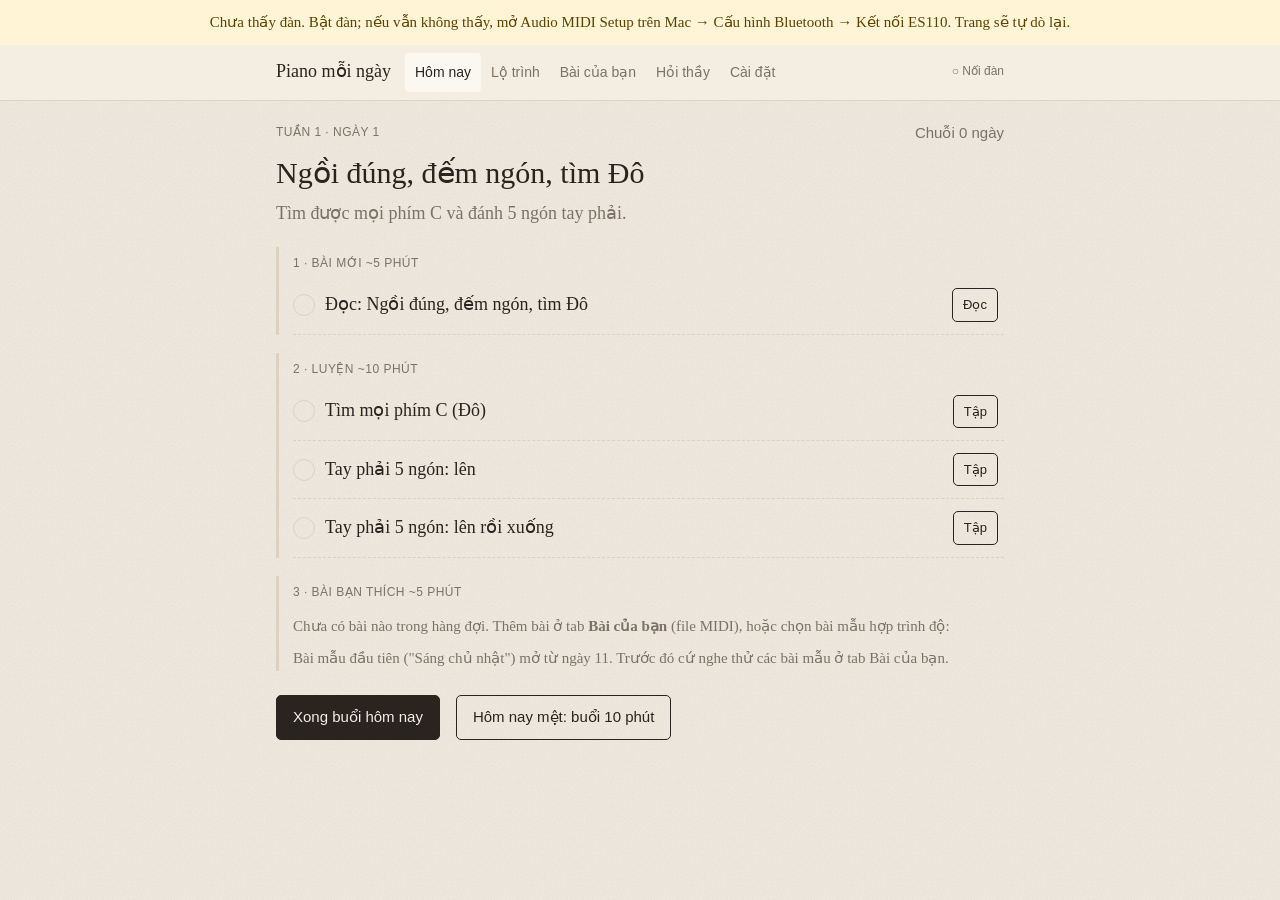
<file: index.html>
<!doctype html>
<html lang="vi">
<head>
<meta charset="utf-8">
<meta name="viewport" content="width=device-width, initial-scale=1">
<title>Piano Mỗi Ngày</title>
<link rel="stylesheet" href="css/style.css">
</head>
<body>
<header class="top"><div class="in">
  <span class="brand">Piano mỗi ngày</span>
  <nav>
    <button data-tab="today">Hôm nay</button><button data-tab="road">Lộ trình</button><button data-tab="songs">Bài của bạn</button><button data-tab="tutor">Hỏi thầy</button><button data-tab="set">Cài đặt</button>
  </nav>
  <span id="midiDot">○ Nối đàn</span>
</div></header>
<main id="main"></main>
<script src="js/core.js"></script>
<script src="js/exercise.js"></script>
<script src="js/tutor.js"></script>
<script src="js/songs.js"></script>
<script src="js/player.js"></script>
<script src="content/exercises.js"></script>
<script src="content/days.js"></script>
<script src="content/builtin.js"></script>
<script src="js/sync.js"></script>
</body>
</html>
</file>
<file: css/style.css>
:root {
  --paper: #f3ede2; --card: #fbf8f2; --ink: #29241f; --muted: #7c7166; --line: #ddd2c2;
  --accent: #a4532c; --accent-soft: #ecd3c2; --good: #4f7a4a; --good-soft: #d9e6d2; --bad: #b0442f; --bad-soft: #f2d4cc;
  --key-white: #fffdf8; --key-black: #2b2622; --key-hl: #e8c7a8; --key-hit: #e07a3f;
  --serif: "Iowan Old Style", "Palatino Linotype", Palatino, Georgia, serif;
  --sans: -apple-system, "Helvetica Neue", Arial, sans-serif;
}
@media (prefers-color-scheme: dark) {
  :root:not([data-theme="light"]) {
    --paper: #1e1b18; --card: #26221e; --ink: #ece4d8; --muted: #a39788; --line: #3a342d;
    --accent: #e0956a; --accent-soft: #4a3326; --good: #9cc58f; --good-soft: #2d3a28; --bad: #ef8f78; --bad-soft: #4a2a22;
    --key-white: #efe8dc; --key-black: #151210; --key-hl: #d9a47c; --key-hit: #e07a3f;
  }
}
* { box-sizing: border-box; }
html, body { margin: 0; }
body {
  background: var(--paper); color: var(--ink); font: 18px/1.65 var(--serif);
  background-image: url("data:image/svg+xml;utf8,<svg xmlns='http://www.w3.org/2000/svg' width='160' height='160'><filter id='n'><feTurbulence type='fractalNoise' baseFrequency='.9' numOctaves='2' stitchTiles='stitch'/><feColorMatrix values='0 0 0 0 0  0 0 0 0 0  0 0 0 0 0  0 0 0 .06 0'/></filter><rect width='100%' height='100%' filter='url(%23n)'/></svg>");
}
main { max-width: 760px; margin: 0 auto; padding: 20px 16px 96px; }
h1, h2, h3 { font-weight: normal; line-height: 1.25; }
h1 { font-size: 30px; margin: 8px 0 4px; }
h2 { font-size: 23px; margin: 28px 0 8px; }
h3 { font-size: 19px; margin: 18px 0 6px; }
p { margin: 8px 0; }
.muted { color: var(--muted); }
.small { font-size: 15px; }
.sans { font-family: var(--sans); }
a { color: var(--accent); }
button, input, textarea, select { font: inherit; color: inherit; }
.btn {
  font-family: var(--sans); font-size: 15px; padding: 9px 16px; border: 1px solid var(--ink);
  background: transparent; border-radius: 5px; cursor: pointer; margin: 4px 6px 4px 0;
}
.btn.primary { background: var(--ink); color: var(--paper); }
.btn:disabled { opacity: .4; cursor: default; }
.btn.small { padding: 5px 10px; font-size: 13px; }
.card { background: var(--card); border: 1px solid var(--line); border-radius: 8px; padding: 16px 18px; margin: 14px 0; }
.row { display: flex; gap: 10px; align-items: center; flex-wrap: wrap; }
.spacer { flex: 1; }
.tag { font-family: var(--sans); font-size: 12px; letter-spacing: .04em; text-transform: uppercase; color: var(--muted); }
.pill { font-family: var(--sans); font-size: 12px; padding: 2px 8px; border-radius: 999px; border: 1px solid var(--line); }
.pill.ok { background: var(--good-soft); border-color: transparent; color: var(--good); }
.pill.no { background: var(--bad-soft); border-color: transparent; color: var(--bad); }

/* top bar */
header.top { position: sticky; top: 0; z-index: 20; background: var(--paper); border-bottom: 1px solid var(--line); }
header.top .in { max-width: 760px; margin: 0 auto; padding: 8px 16px; display: flex; align-items: center; gap: 4px; overflow-x: auto; }
header.top .brand { font-size: 18px; margin-right: 10px; white-space: nowrap; }
header.top nav { display: flex; flex: none; }
header.top nav button { font-family: var(--sans); font-size: 14px; background: none; border: none; padding: 8px 10px; cursor: pointer; color: var(--muted); white-space: nowrap; border-radius: 4px; }
header.top nav button.on { color: var(--ink); background: var(--card); }
#midiDot { font-family: var(--sans); font-size: 12px; margin-left: auto; white-space: nowrap; color: var(--muted); cursor: pointer; }
#midiDot.on { color: var(--good); }

/* session parts */
.part { border-left: 3px solid var(--line); padding-left: 14px; margin: 18px 0; }
.part.done { border-color: var(--good); }
.item { display: flex; align-items: center; gap: 10px; padding: 8px 0; border-bottom: 1px dashed var(--line); }
.item:last-child { border-bottom: none; }
.item .t { flex: 1; }
.check { width: 22px; height: 22px; border-radius: 50%; border: 1.5px solid var(--line); flex: none; display: grid; place-items: center; font-size: 13px; font-family: var(--sans); }
.check.on { background: var(--good); border-color: var(--good); color: var(--paper); }

/* lesson blocks */
.lesson p { margin: 10px 0; }
.why { background: var(--accent-soft); border-radius: 6px; padding: 10px 14px; margin: 12px 0; }
.why::before { content: "Vì sao? "; font-weight: bold; }
.tip { border-left: 3px solid var(--accent); padding: 4px 12px; margin: 12px 0; color: var(--ink); }
.cap { font-size: 15px; color: var(--muted); text-align: center; margin-top: 4px; }

/* keyboard */
.kbwrap { margin: 14px 0; overflow-x: auto; }
.kb { position: relative; height: 130px; min-width: 100%; user-select: none; touch-action: manipulation; }
.kb .w { position: absolute; top: 0; height: 100%; border: 1px solid var(--key-black); border-radius: 0 0 4px 4px; background: var(--key-white); cursor: pointer; transition: background .35s; }
.kb .b { position: absolute; top: 0; height: 60%; background: var(--key-black); border-radius: 0 0 3px 3px; z-index: 2; cursor: pointer; transition: background .35s; }
.kb .hl.w { background: var(--key-hl); } .kb .hl.b { background: #8a5a3c; }
.kb .hit { background: var(--key-hit) !important; transition: none; }
.kb .wrong { background: var(--bad) !important; transition: none; }
.kb .lbl { position: absolute; bottom: 6px; left: 0; right: 0; text-align: center; font-family: var(--sans); font-size: 12px; color: var(--ink); pointer-events: none; }
.kb .b .lbl { color: #fff; bottom: 4px; font-size: 10px; }
.kb .lbl.big { font-size: 15px; font-weight: 600; }

/* exercise panel */
.ex-head { display: flex; align-items: baseline; gap: 10px; }
.steps { display: flex; flex-wrap: wrap; gap: 6px; margin: 12px 0; font-family: var(--sans); font-size: 14px; }
.step { padding: 4px 9px; border: 1px solid var(--line); border-radius: 4px; min-width: 34px; text-align: center; }
.step.cur { border-color: var(--accent); background: var(--accent-soft); }
.step.ok { background: var(--good-soft); border-color: transparent; color: var(--good); }
.step.late, .step.early { background: #f3e5c0; border-color: transparent; color: #7a5b12; }
.step.miss { background: var(--bad-soft); border-color: transparent; color: var(--bad); }
.bigmsg { font-size: 42px; text-align: center; min-height: 60px; color: var(--accent); }
.beat { display: flex; gap: 8px; justify-content: center; margin: 6px 0; }
.beat span { width: 14px; height: 14px; border-radius: 50%; border: 1.5px solid var(--muted); }
.beat span.on { background: var(--accent); border-color: var(--accent); }
.score { font-family: var(--sans); display: grid; grid-template-columns: repeat(auto-fit, minmax(130px, 1fr)); gap: 10px; margin: 12px 0; }
.score div { background: var(--paper); border-radius: 6px; padding: 10px; text-align: center; }
.score b { display: block; font-size: 24px; font-weight: 600; }
.tutor { background: var(--paper); border-radius: 6px; padding: 12px 14px; margin-top: 10px; white-space: pre-wrap; }
.quiz-choices { display: flex; gap: 10px; flex-wrap: wrap; margin: 10px 0; }

/* chat */
.chat .msg { margin: 10px 0; padding: 10px 14px; border-radius: 8px; white-space: pre-wrap; }
.chat .me { background: var(--accent-soft); margin-left: 15%; }
.chat .ai { background: var(--card); border: 1px solid var(--line); margin-right: 10%; }
textarea, input[type=text], input[type=password], input[type=url] { width: 100%; padding: 9px 11px; border: 1px solid var(--line); border-radius: 6px; background: var(--card); font-family: var(--sans); font-size: 15px; }

/* roadmap */
.week { margin: 18px 0; }
.daylink { display: flex; gap: 10px; padding: 6px 0; border-bottom: 1px dashed var(--line); align-items: baseline; }
.daylink .n { font-family: var(--sans); font-size: 13px; color: var(--muted); width: 54px; flex: none; }
.daylink.cur { color: var(--accent); }
.daylink.lock { color: var(--muted); }
.streak { font-size: 40px; }
@media (max-width: 520px) { body { font-size: 17px; } h1 { font-size: 26px; } .kb { height: 110px; } }
select { background: var(--card); color: var(--ink); border: 1px solid var(--line); border-radius: 4px; padding: 3px 6px; font-family: var(--sans); font-size: 14px; }
details summary { cursor: pointer; color: var(--muted); margin: 10px 0; }
</file>
